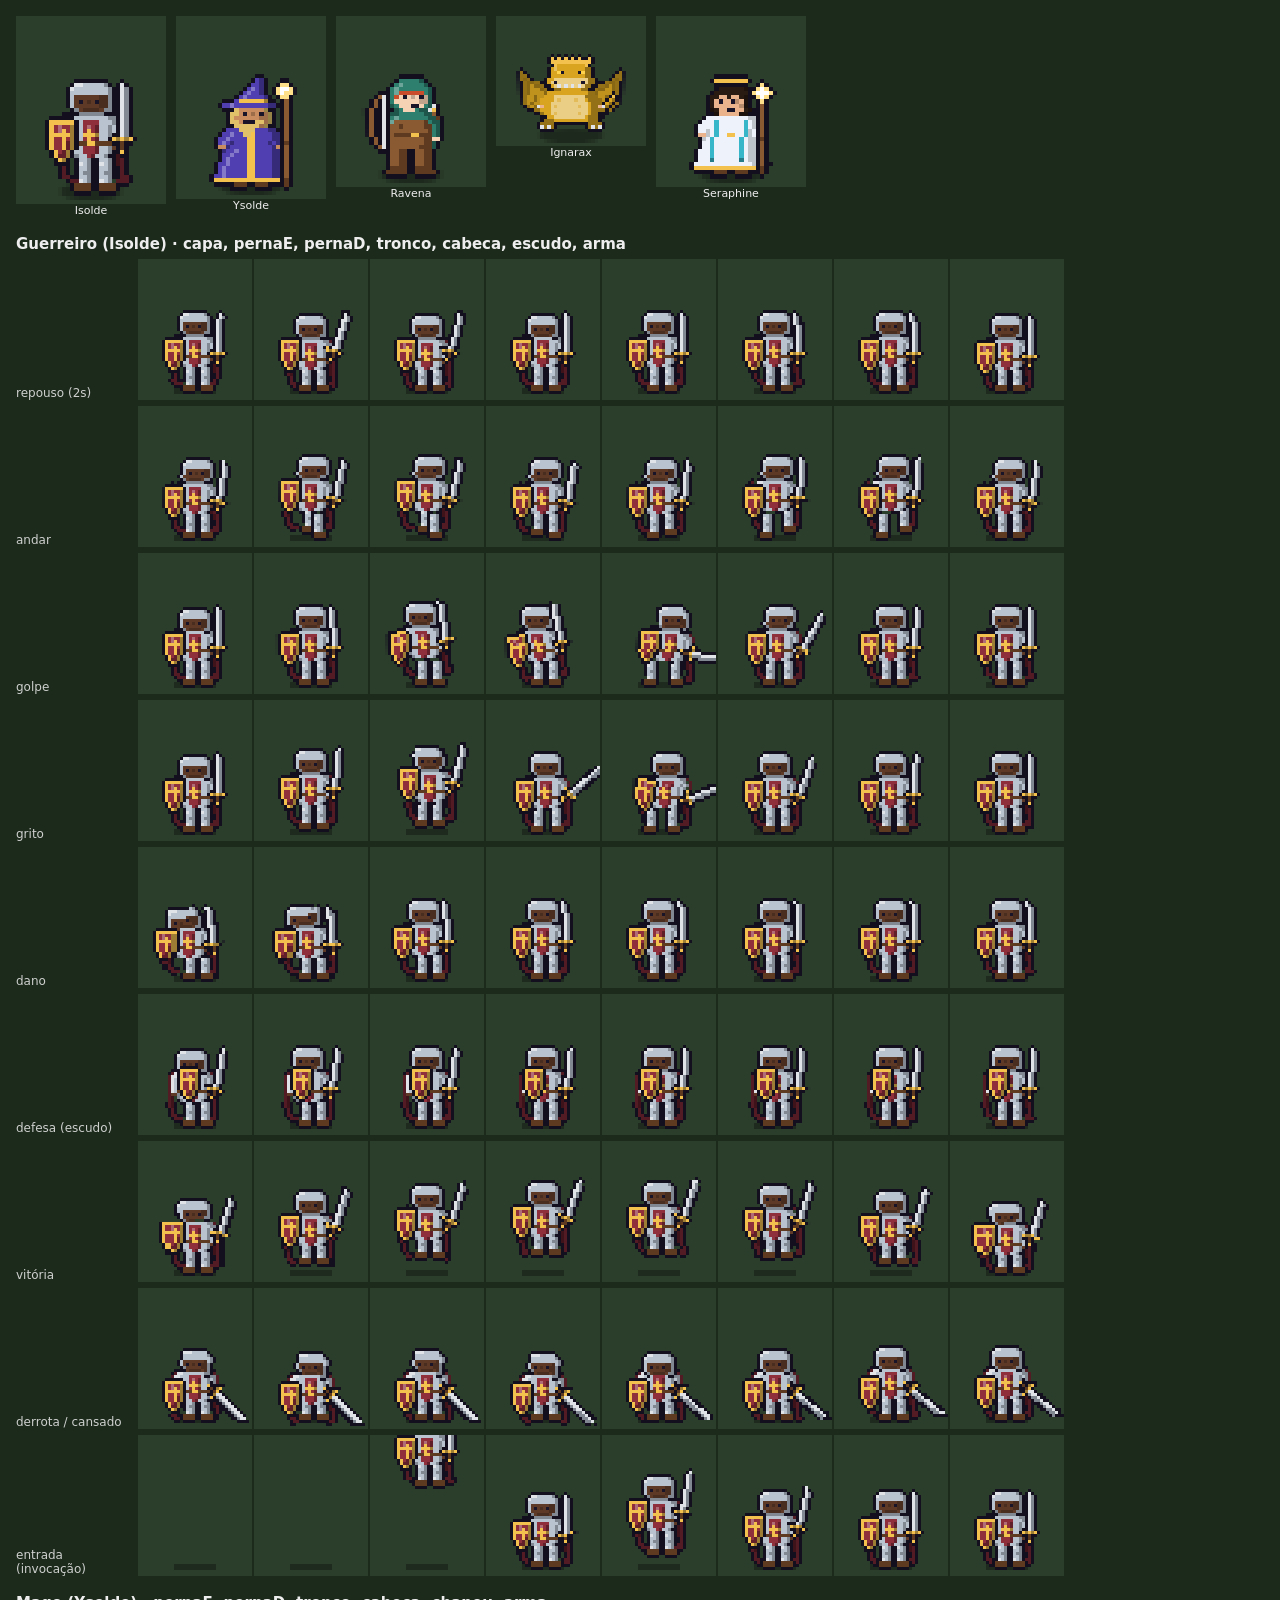
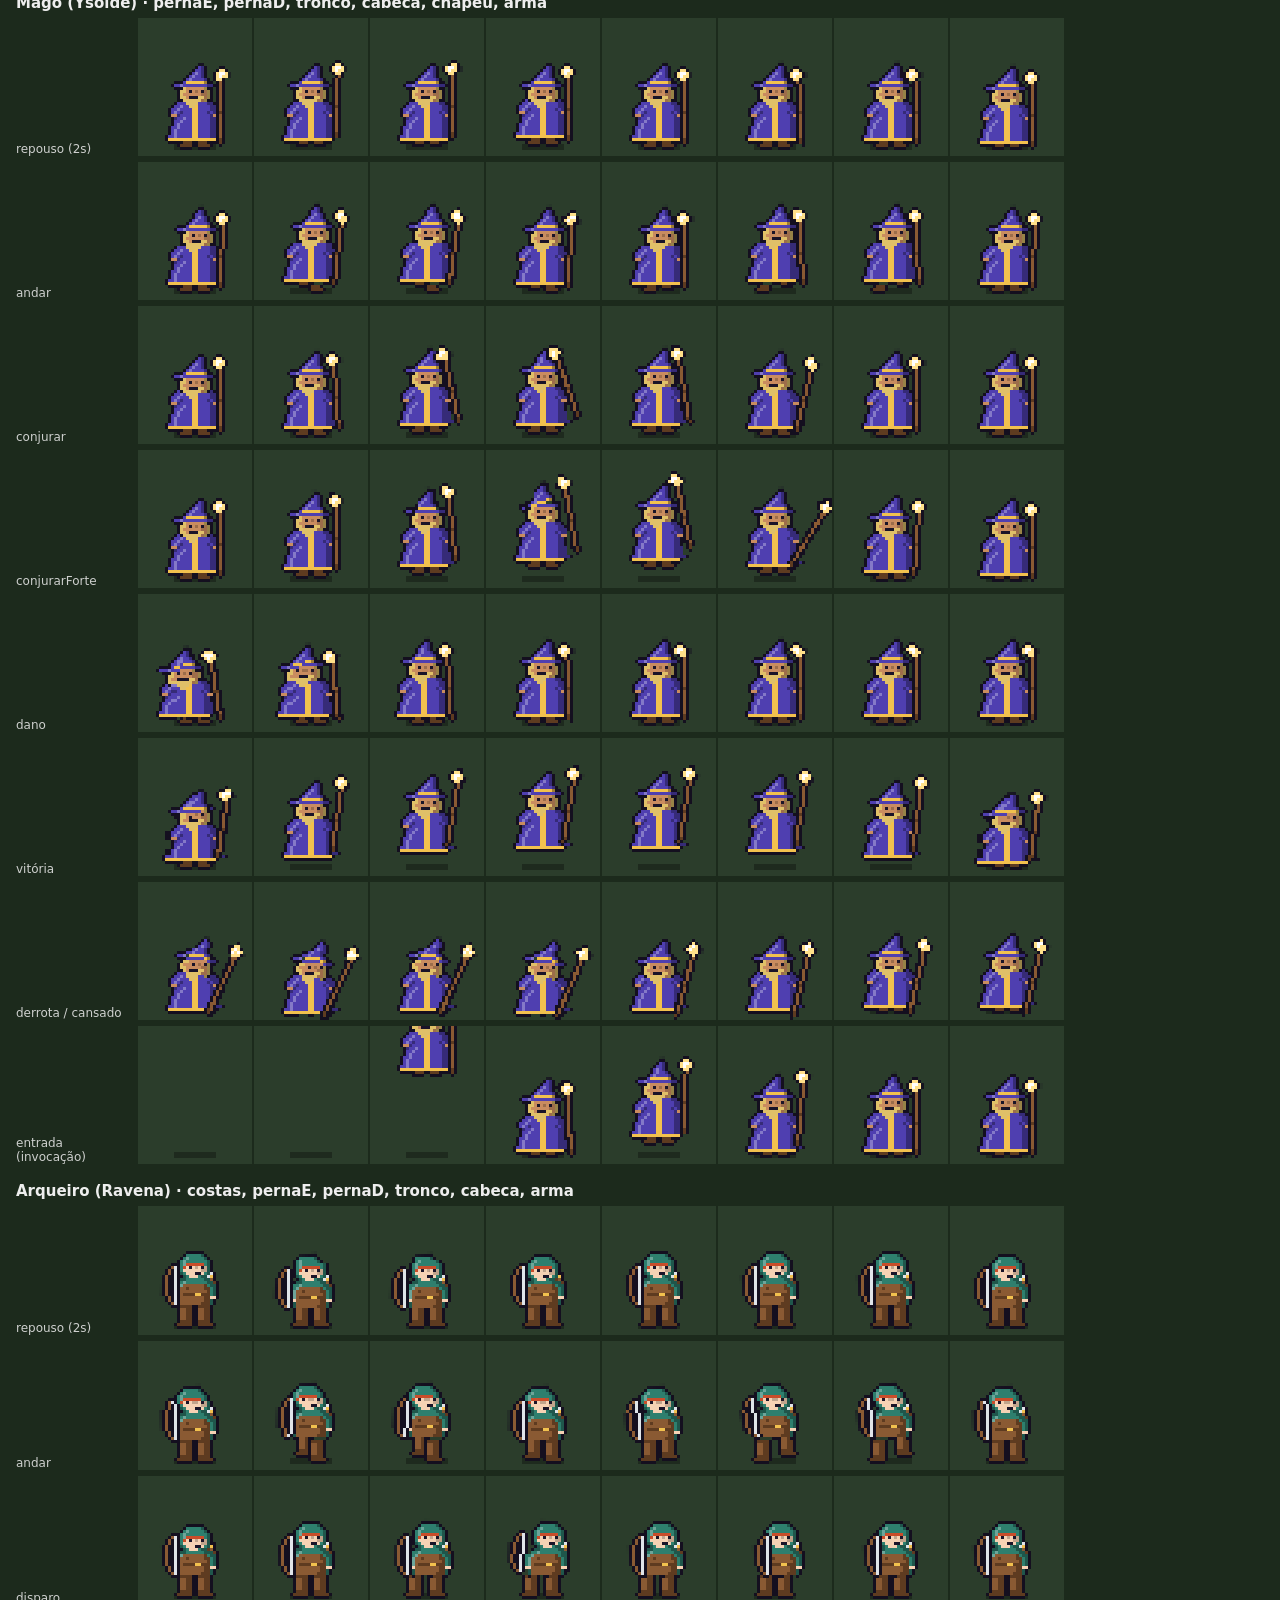
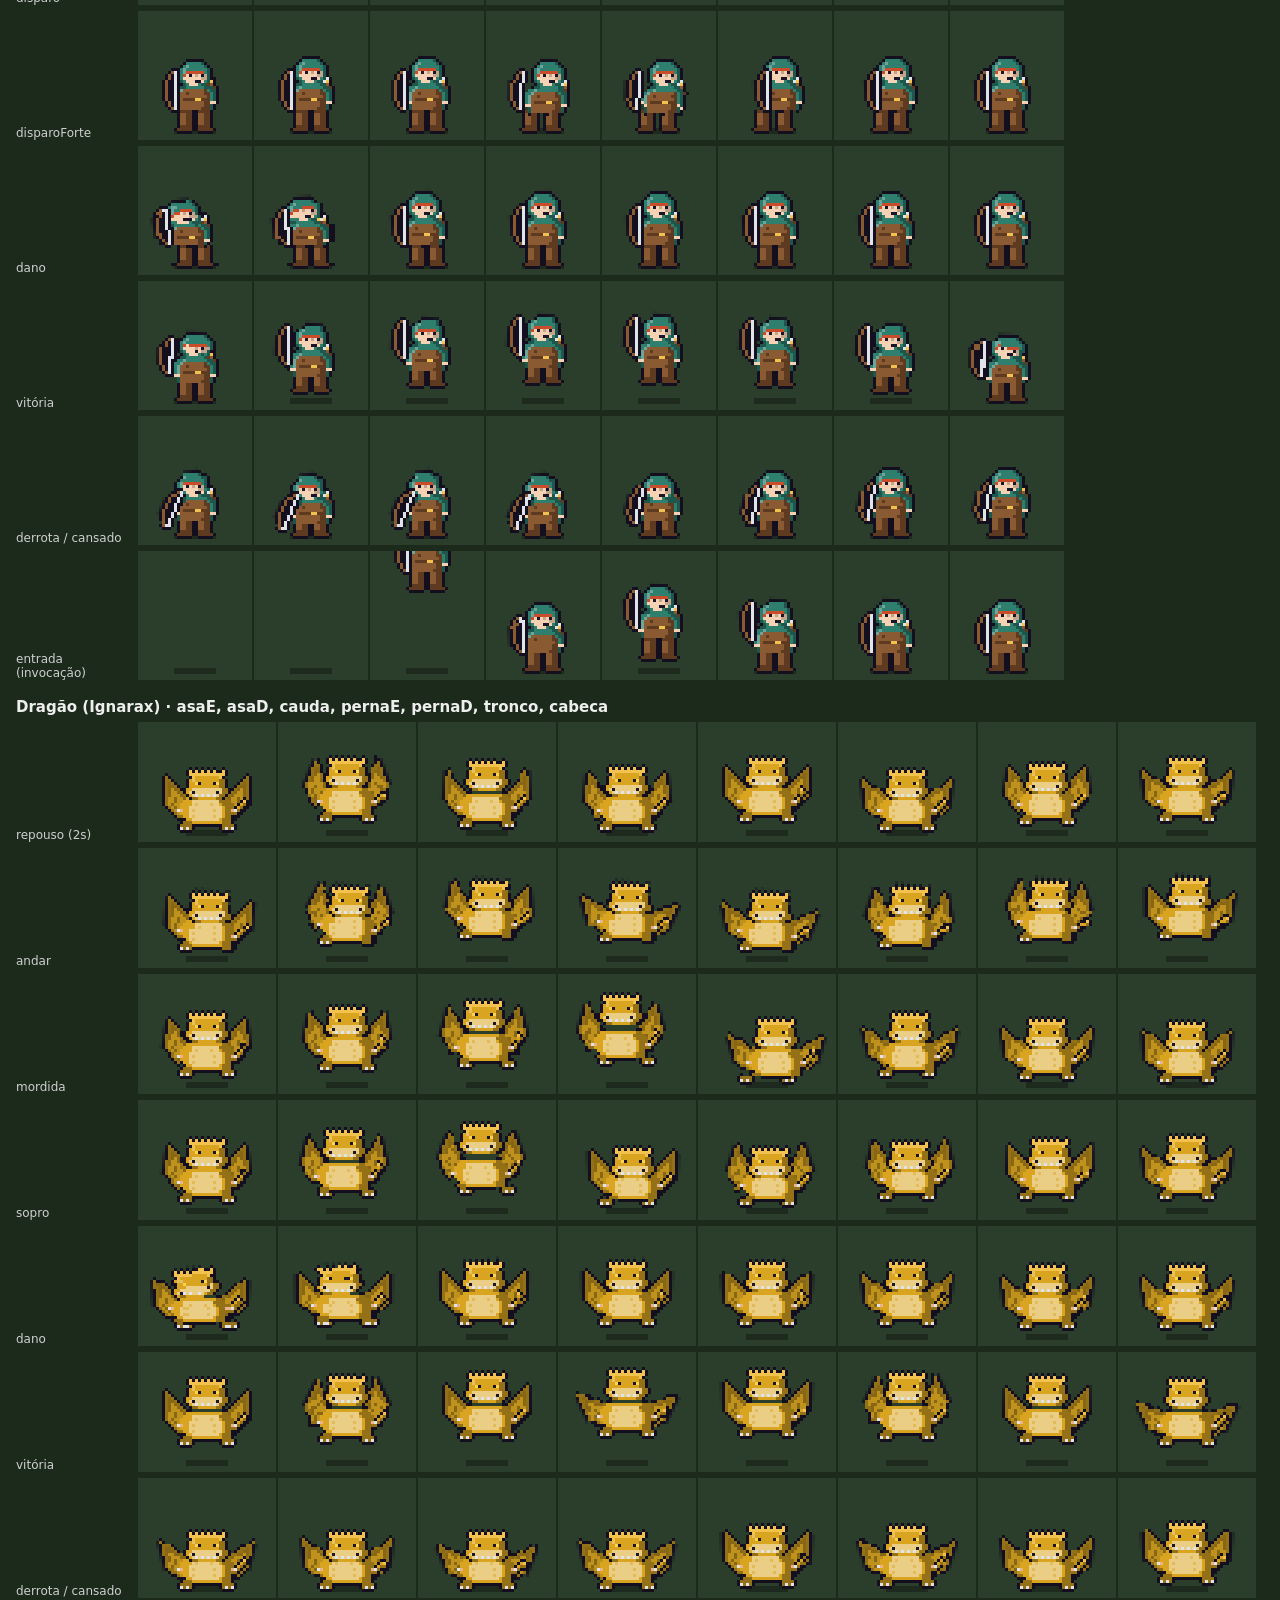
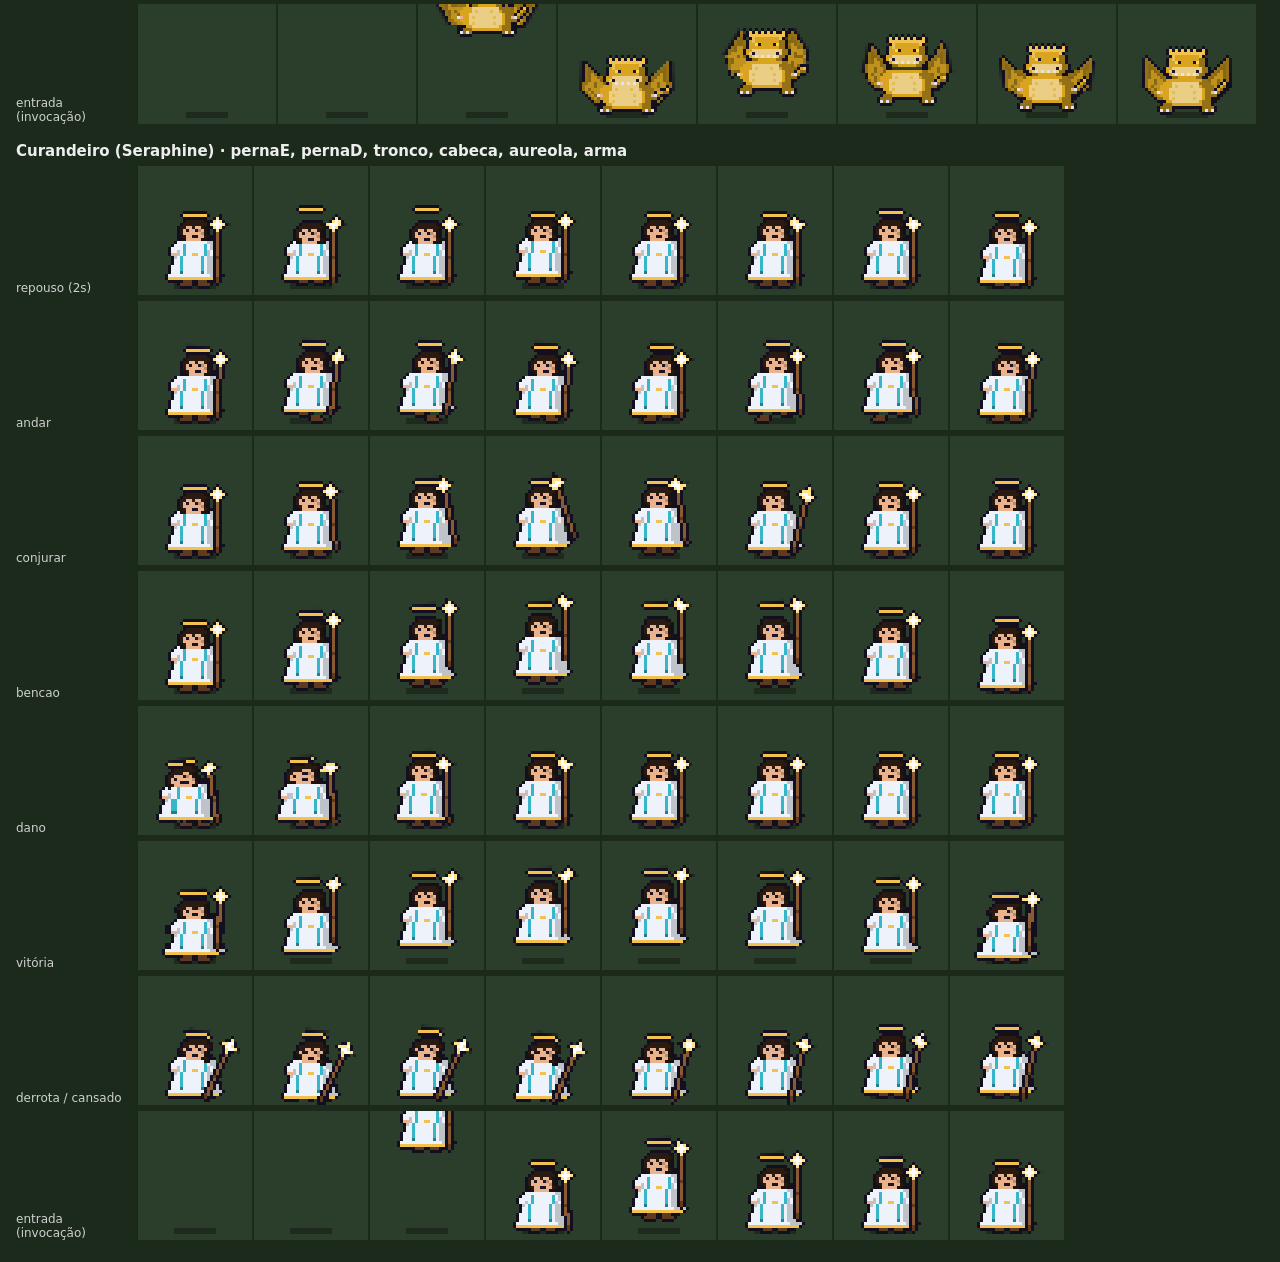
<file: tools/animacoes.html>
<!doctype html>
<html lang="pt-BR">
<head>
  <meta charset="utf-8">
  <meta name="viewport" content="width=device-width, initial-scale=1">
  <title>Animações · revisão</title>
  <style>
    body { margin: 0; padding: 16px; background: #1c2a1c; color: #eee; font: 13px system-ui, sans-serif; }
    h2 { margin: 18px 0 6px; font-size: 15px; }
    .tira { display: flex; align-items: flex-end; gap: 2px; margin-bottom: 6px; }
    .tira span { width: 120px; flex: none; font-size: 12px; opacity: .85; }
    canvas { image-rendering: pixelated; background: #2b3d2b; display: block; }
    .vivos { display: flex; flex-wrap: wrap; gap: 10px; }
    .vivos figure { margin: 0; text-align: center; font-size: 11px; }
  </style>
</head>
<body>
  <!-- Ferramenta de desenvolvimento: revisa as animações quadro a quadro (não faz parte do jogo) -->
  <div id="vivos" class="vivos"></div>
  <div id="g"></div>
  <script src="../js/dados.js"></script>
  <script src="../js/bonecos.js"></script>
  <script src="../js/sprites.js"></script>
  <script src="../js/animacao.js"></script>
  <script>
    const ESC = Number(new URLSearchParams(location.search).get('x') || 3), PAD = { x: 8, topo: 14, base: 3 };
    const NOMES = { guerreiro: 'Isolde', mago: 'Ysolde', arqueiro: 'Ravena', dragao: 'Ignarax', curandeiro: 'Seraphine' };
    const ACAO = { guerreiro: ['golpe', 'grito'], mago: ['conjurar', 'conjurarForte'], arqueiro: ['disparo', 'disparoForte'], dragao: ['mordida', 'sopro'], curandeiro: ['conjurar', 'bencao'] };
    function quadro(R, e, flip = 1) {
      const W = R.w + PAD.x * 2, H = R.h + PAD.topo + PAD.base;
      const b = document.createElement('canvas'); b.width = W; b.height = H;
      const x = b.getContext('2d');
      const P = Anim.pose(e);
      x.fillStyle = 'rgba(0,0,0,.3)'; x.fillRect(W / 2 - 7, H - PAD.base - 1, 14, 2);
      Sprites.desenharRig(x, R, P, { x: W / 2, y: H - PAD.base, flip });
      const c = document.createElement('canvas'); c.width = W * ESC; c.height = H * ESC;
      const cx = c.getContext('2d'); cx.imageSmoothingEnabled = false; cx.drawImage(b, 0, 0, c.width, c.height);
      return c;
    }
    function tira(rotulo, R, fn, n = 8) {
      const d = document.createElement('div'); d.className = 'tira';
      d.innerHTML = `<span>${rotulo}</span>`;
      for (let i = 0; i < n; i++) d.append(quadro(R, fn(i / (n - 1))));
      return d;
    }
    const g = document.getElementById('g');
    const so = new URLSearchParams(location.search).get('classe');
    for (const classe of ORDEM_CLASSES.filter(c => !so || c === so)) {
      const h = HEROIS.find(x => x.nome === NOMES[classe]);
      const R = Sprites.rig(aparenciaHeroi(h));
      const base = { classe, sem: 0, t: 0 };
      const h2 = document.createElement('h2'); h2.textContent = `${CLASSES[classe].nome} (${h.nome}) · ${R.ordem.join(', ')}`; g.append(h2);
      g.append(tira('repouso (2s)', R, k => ({ ...base, t: k * 2000 })));
      g.append(tira('andar', R, k => ({ ...base, t: k * 460, andando: true })));
      for (const a of ACAO[classe]) g.append(tira(a, R, k => ({ ...base, t: 1000 + k * Anim.DUR[a], acao: { nome: a, t0: 1000, dur: Anim.DUR[a] } })));
      g.append(tira('dano', R, k => ({ ...base, t: 1000 + k * 320, reacao: { nome: 'dano', t0: 1000, dur: 320, lado: -1 } })));
      if (classe === 'guerreiro') g.append(tira('defesa (escudo)', R, k => ({ ...base, escudo: true, t: 1000 + k * 320, reacao: { nome: 'defesa', t0: 1000, dur: 320, lado: -1 } })));
      g.append(tira('vitória', R, k => ({ ...base, t: k * 760, vitoria: true })));
      g.append(tira('derrota / cansado', R, k => k < 0.5 ? ({ ...base, t: k * 1800, derrota: true }) : ({ ...base, t: k * 1800, cansado: true })));
      g.append(tira('entrada (invocação)', R, k => ({ ...base, t: 1000 + k * 1300, acao: { nome: 'entrada', t0: 1000, dur: 1300 } })));
    }
    // vivos: cada classe repetindo as ações em sequência
    const vivos = document.getElementById('vivos');
    for (const classe of ORDEM_CLASSES) {
      const h = HEROIS.find(x => x.nome === NOMES[classe]);
      const f = document.createElement('figure');
      f.innerHTML = `<canvas class="vivo" data-heroi="${h.id}" style="width:150px"></canvas><figcaption>${h.nome}</figcaption>`;
      vivos.append(f);
    }
    Palco.hidratar(vivos);
    let i = 0;
    setInterval(() => {
      document.querySelectorAll('#vivos canvas').forEach((el, n) => {
        const classe = ORDEM_CLASSES[n];
        const seq = [...ACAO[classe], 'apresentacao', 'vitoria'];
        Palco.agir(el, seq[i % seq.length]);
      });
      i++;
    }, 1800);
  </script>
</body>
</html>
</file>
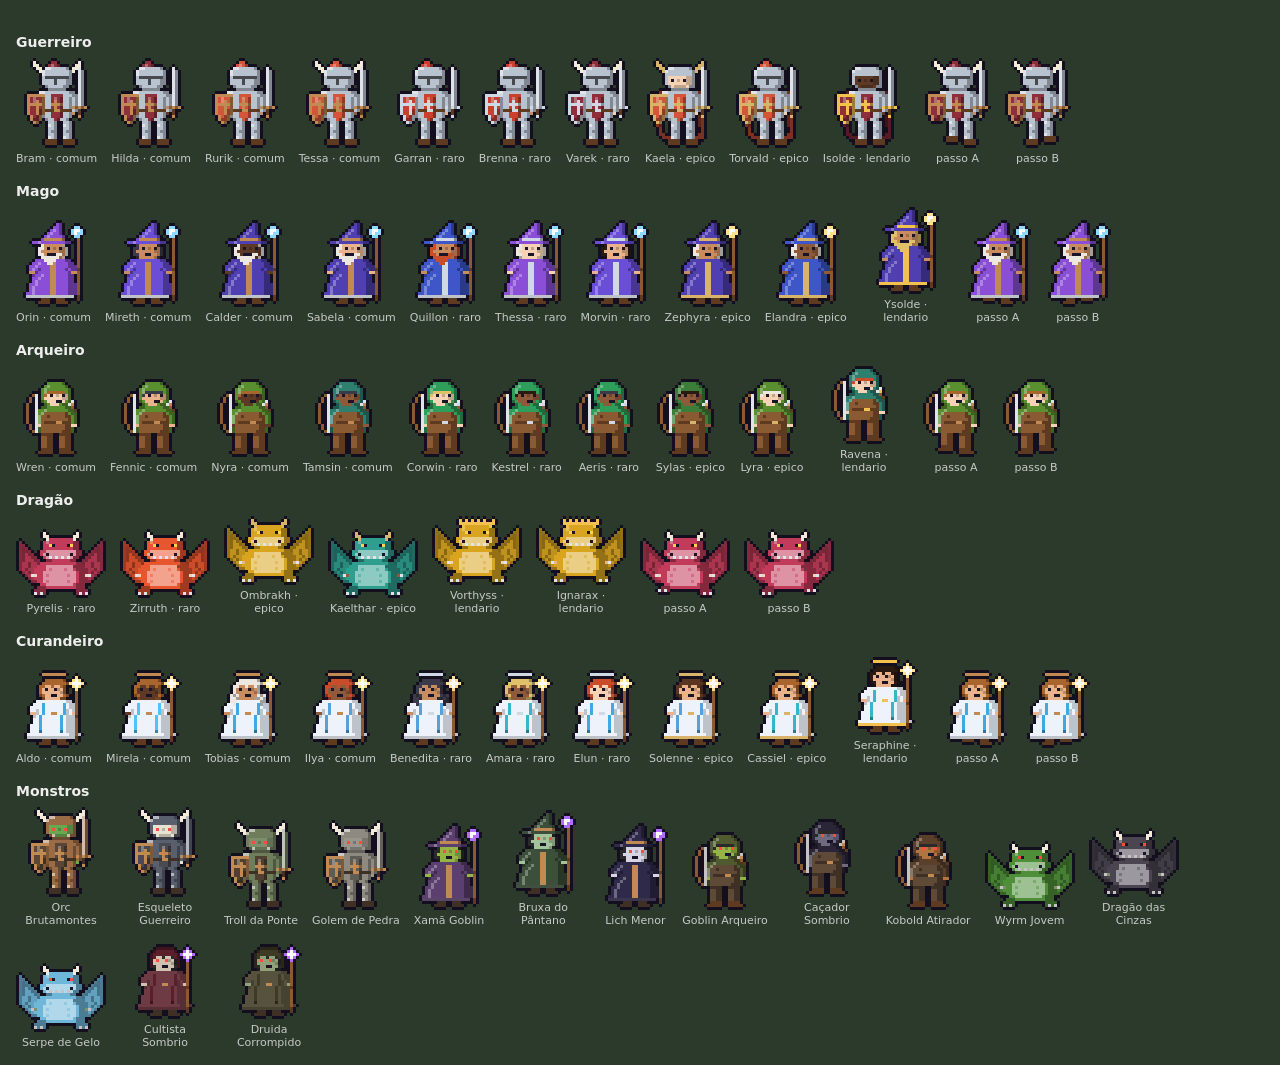
<file: tools/galeria.html>
<!doctype html>
<html lang="pt-BR">
<head>
  <meta charset="utf-8">
  <meta name="viewport" content="width=device-width, initial-scale=1">
  <title>Galeria de sprites</title>
  <style>
    body { margin: 0; padding: 16px; background: #2b3a2b; color: #eee; font: 13px system-ui, sans-serif; }
    h2 { margin: 18px 0 8px; font-size: 14px; }
    .linha { display: flex; flex-wrap: wrap; gap: 14px; align-items: flex-end; }
    figure { margin: 0; text-align: center; }
    canvas { image-rendering: pixelated; display: block; margin: 0 auto 4px; }
    figcaption { font-size: 11px; opacity: .8; max-width: 90px; }
  </style>
</head>
<body>
  <!-- Ferramenta de desenvolvimento: mostra todos os sprites ampliados (não faz parte do jogo) -->
  <div id="g"></div>
  <script src="../js/dados.js"></script>
  <script src="../js/bonecos.js"></script>
  <script src="../js/sprites.js"></script>
  <script src="../js/motor.js"></script>
  <script>
    const ESCALA = Number(new URLSearchParams(location.search).get('x') || 3);
    const g = document.getElementById('g');
    function figura(ap, legenda, quadro = 'parado') {
      const c = Sprites.quadros(ap)[quadro];
      const z = document.createElement('canvas');
      z.width = c.width * ESCALA; z.height = c.height * ESCALA;
      const x = z.getContext('2d'); x.imageSmoothingEnabled = false; x.drawImage(c, 0, 0, z.width, z.height);
      const f = document.createElement('figure'); f.append(z);
      const cap = document.createElement('figcaption'); cap.textContent = legenda; f.append(cap);
      return f;
    }
    for (const classe of ORDEM_CLASSES) {
      const h2 = document.createElement('h2'); h2.textContent = CLASSES[classe].nome; g.append(h2);
      const linha = document.createElement('div'); linha.className = 'linha'; g.append(linha);
      HEROIS.filter(h => h.classe === classe).forEach(h => linha.append(figura(aparenciaHeroi(h), h.nome + ' · ' + h.rar)));
      const h0 = HEROIS.find(h => h.classe === classe);
      linha.append(figura(aparenciaHeroi(h0), 'passo A', 'a'), figura(aparenciaHeroi(h0), 'passo B', 'b'));
    }
    const h2 = document.createElement('h2'); h2.textContent = 'Monstros'; g.append(h2);
    const linha = document.createElement('div'); linha.className = 'linha'; g.append(linha);
    for (const classe of ORDEM_CLASSES) MONSTROS[classe].forEach(n => linha.append(figura(aparenciaMonstro(n, classe), n)));
  </script>
</body>
</html>
</file>
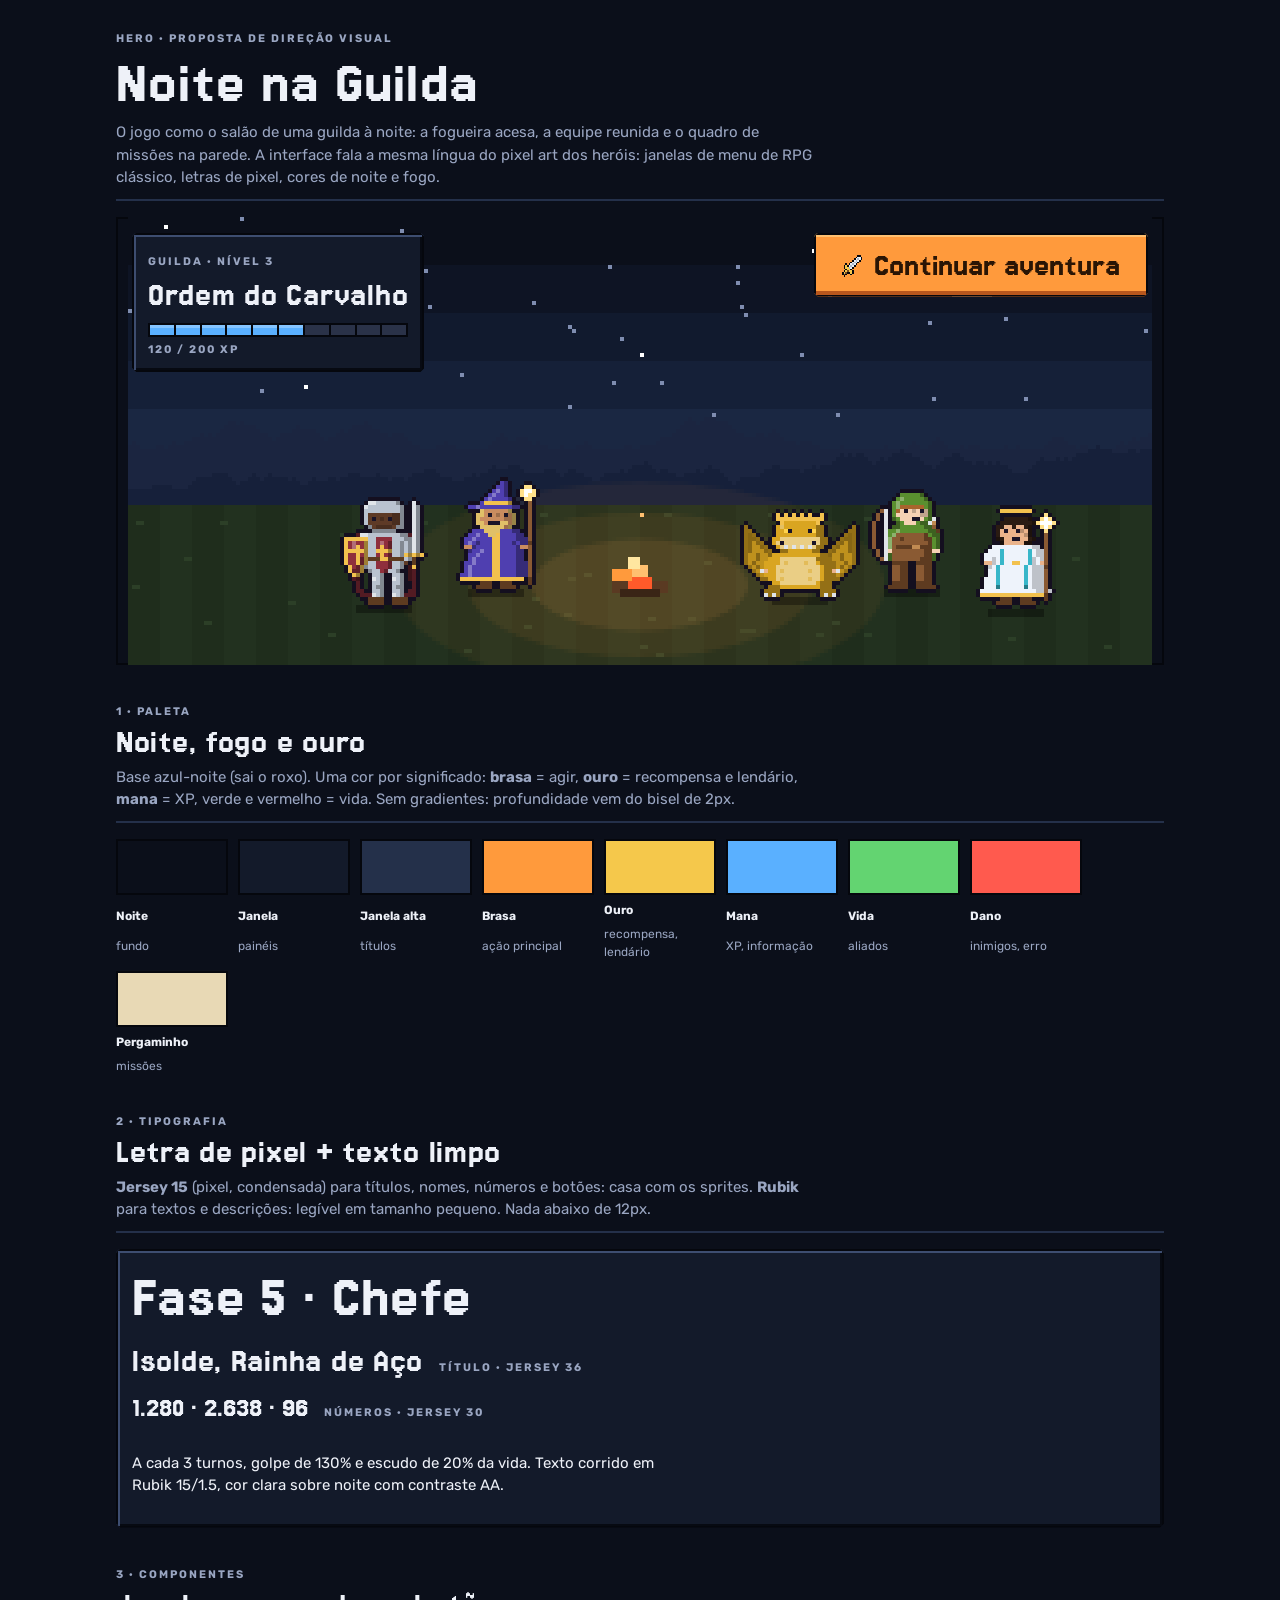
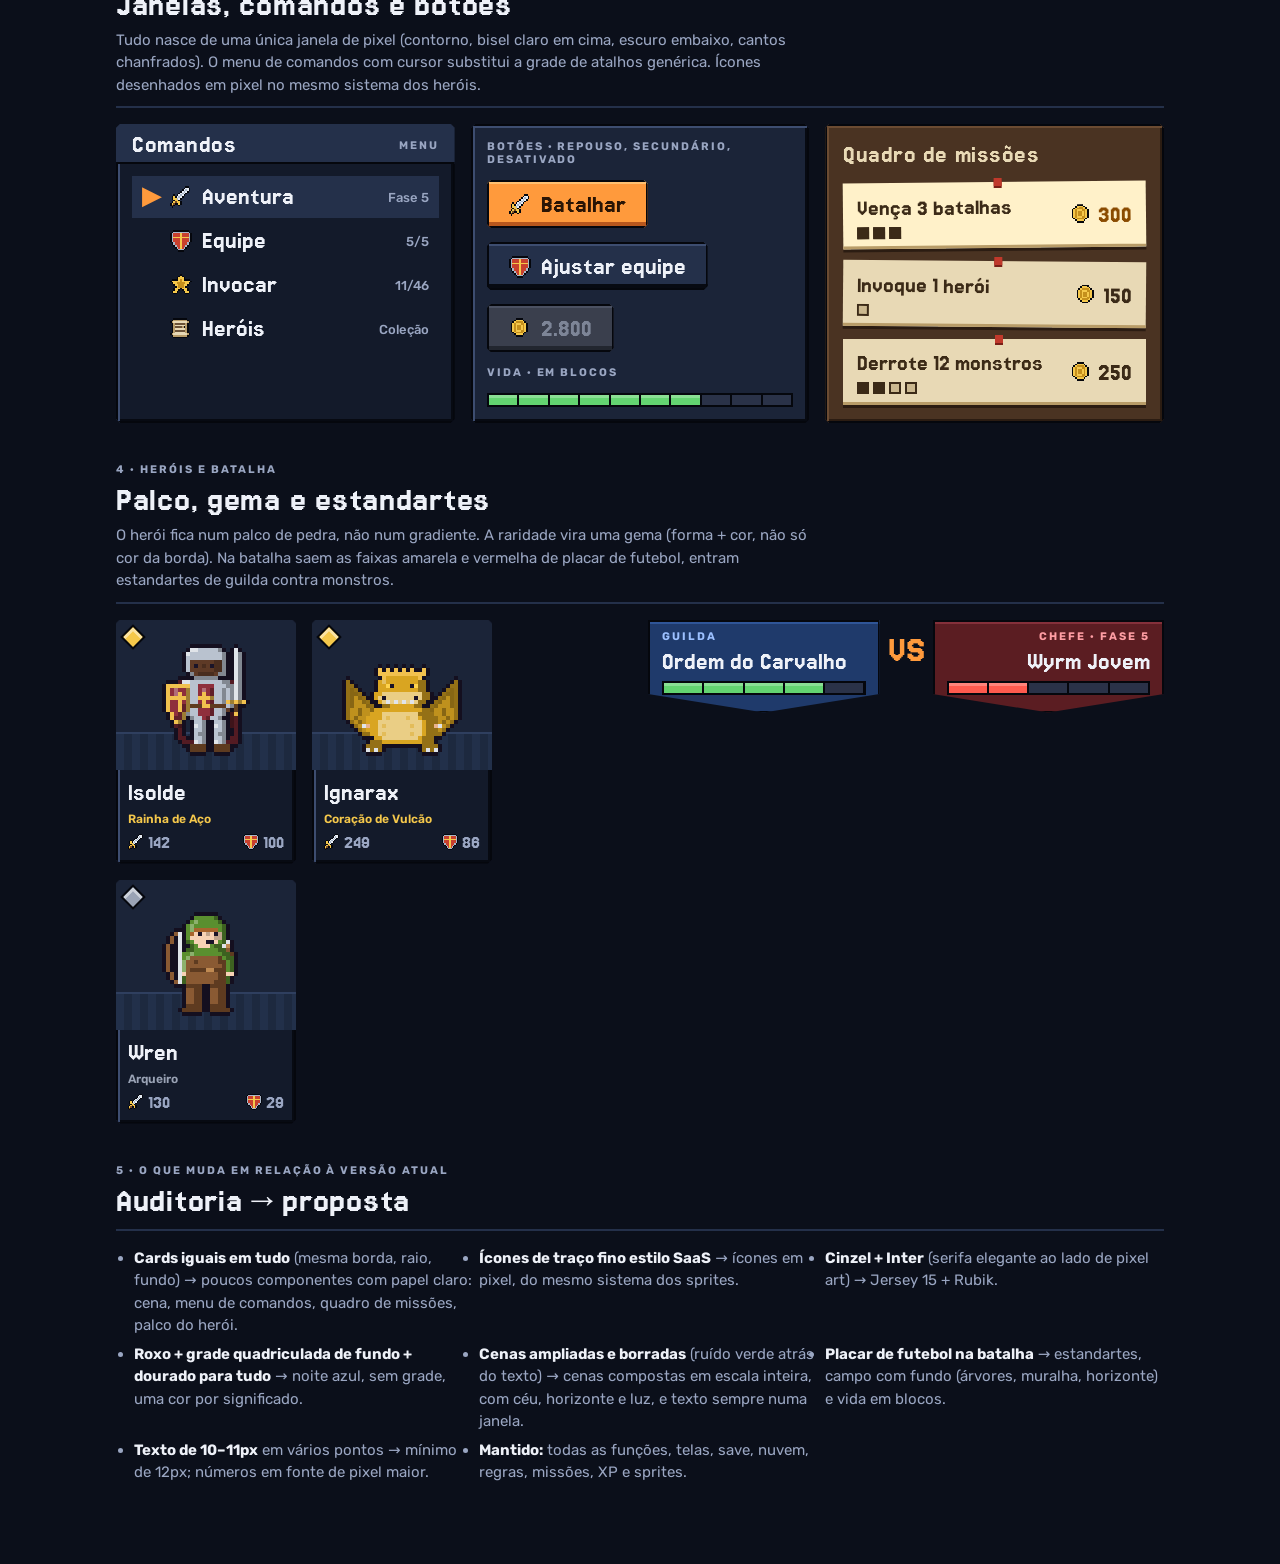
<file: tools/proposta.html>
<!doctype html>
<html lang="pt-BR">
<head>
  <meta charset="utf-8">
  <meta name="viewport" content="width=device-width, initial-scale=1">
  <title>Hero · Proposta visual "Noite na Guilda"</title>
  <link rel="preconnect" href="https://fonts.googleapis.com">
  <link rel="preconnect" href="https://fonts.gstatic.com" crossorigin>
  <link rel="stylesheet" href="https://fonts.googleapis.com/css2?family=Jersey+15&family=Rubik:wght@400;500;600;700;800&display=swap">
  <style>
    /* ===== Proposta de direção visual (prancha de estilo, não é o jogo) ===== */
    :root {
      --noite-0: #0b0f1a; --noite-1: #131a2a; --noite-2: #1b2438; --noite-3: #24304a;
      --bisel-luz: #3d4d70; --bisel-sombra: #070a12; --contorno: #05070d;
      --texto: #eef1f8; --suave: #9aa6c2; --apagado: #66718e;
      --brasa: #ff9a3c; --brasa-luz: #ffc070; --brasa-esc: #b8571d;
      --ouro: #f5c84b; --mana: #5ab0ff; --vida: #63d471; --dano: #ff5a4e;
      --pergaminho: #e8d9b5; --pergaminho-esc: #b89c68; --tinta: #3b2a17;
      --rar-comum: #9aa3b5; --rar-raro: #4fa3ff; --rar-epico: #b779ff; --rar-lendario: #f5c84b;
      --pixel: 'Jersey 15', monospace; --corpo: 'Rubik', system-ui, sans-serif;
    }
    * { box-sizing: border-box; }
    body { margin: 0; background: var(--noite-0); color: var(--texto); font: 400 15px/1.5 var(--corpo); }
    main { max-width: 1080px; margin: 0 auto; padding: 32px 16px 80px; display: grid; gap: 40px; }
    h1, h2, h3 { font-family: var(--pixel); font-weight: 400; margin: 0; line-height: 1; letter-spacing: .02em; }
    h1 { font-size: 64px; } h2 { font-size: 36px; } h3 { font-size: 26px; }
    .rotulo { font: 700 11px var(--corpo); letter-spacing: .18em; text-transform: uppercase; color: var(--suave); }
    .sec { display: grid; gap: 16px; }
    .sec > header { display: grid; gap: 6px; border-bottom: 2px solid var(--noite-3); padding-bottom: 10px; }
    .sec > header p { color: var(--suave); margin: 0; max-width: 70ch; }
    .grade { display: grid; gap: 16px; grid-template-columns: repeat(auto-fit, minmax(240px, 1fr)); }

    /* Janela de pixel (moldura com bisel, cantos chanfrados de 2px) */
    .janela {
      position: relative; background: var(--noite-1); padding: 16px;
      clip-path: polygon(4px 0, calc(100% - 4px) 0, 100% 4px, 100% calc(100% - 4px), calc(100% - 4px) 100%, 4px 100%, 0 calc(100% - 4px), 0 4px);
      box-shadow: inset 0 0 0 2px var(--contorno), inset 4px 4px 0 var(--bisel-luz), inset -4px -4px 0 var(--bisel-sombra);
    }
    .janela--elevada { background: var(--noite-2); }
    .janela__titulo { margin: -16px -16px 12px; padding: 8px 16px 6px; background: var(--noite-3); box-shadow: inset 0 -2px 0 var(--contorno); display: flex; justify-content: space-between; align-items: center; }

    /* Botões de pixel */
    .bp {
      --c: var(--brasa); --cl: var(--brasa-luz); --ce: var(--brasa-esc); --t: #2a1505;
      font: 400 26px/1 var(--pixel); color: var(--t); background: var(--c); border: 0; cursor: pointer;
      padding: 12px 22px 10px; display: inline-flex; align-items: center; gap: 10px;
      clip-path: polygon(4px 0, calc(100% - 4px) 0, 100% 4px, 100% calc(100% - 4px), calc(100% - 4px) 100%, 4px 100%, 0 calc(100% - 4px), 0 4px);
      box-shadow: inset 0 0 0 2px var(--contorno), inset 0 4px 0 var(--cl), inset 0 -6px 0 var(--ce);
      transition: transform .08s;
    }
    .bp:hover { filter: brightness(1.08); }
    .bp:active { transform: translateY(2px); box-shadow: inset 0 0 0 2px var(--contorno), inset 0 -2px 0 var(--ce); }
    .bp:focus-visible { outline: 3px solid var(--texto); outline-offset: 3px; }
    .bp--sec { --c: var(--noite-3); --cl: var(--bisel-luz); --ce: var(--bisel-sombra); --t: var(--texto); }
    .bp--off { --c: #3a3f4d; --cl: #4b5162; --ce: #22262f; --t: #7d8597; cursor: not-allowed; }
    .bp--grande { font-size: 34px; padding: 16px 28px 14px; }

    /* Menu de comandos com cursor */
    .menu { list-style: none; margin: 0; padding: 0; display: grid; gap: 2px; }
    .menu button { width: 100%; display: grid; grid-template-columns: 18px 22px 1fr auto; gap: 10px; align-items: center; background: none; border: 0; color: var(--texto); padding: 8px 10px; font: 400 26px/1 var(--pixel); cursor: pointer; text-align: left; }
    .menu button small { font: 500 13px var(--corpo); color: var(--suave); }
    .menu button .cursor { visibility: hidden; color: var(--brasa); }
    .menu button:hover, .menu button.is-sel { background: var(--noite-3); }
    .menu button:hover .cursor, .menu button.is-sel .cursor { visibility: visible; animation: piscar 1s steps(2) infinite; }
    @keyframes piscar { 50% { transform: translateX(3px); } }
    .ip { image-rendering: pixelated; width: 22px; height: 22px; }

    /* Quadro de missões (bilhetes de pergaminho) */
    .quadro { background: #4a3322; padding: 18px; display: grid; gap: 12px; clip-path: polygon(4px 0, calc(100% - 4px) 0, 100% 4px, 100% calc(100% - 4px), calc(100% - 4px) 100%, 4px 100%, 0 calc(100% - 4px), 0 4px); box-shadow: inset 0 0 0 2px var(--contorno), inset 4px 4px 0 #6b4b32, inset -4px -4px 0 #2b1c12; }
    .bilhete { position: relative; background: var(--pergaminho); color: var(--tinta); padding: 12px 14px 10px; display: grid; grid-template-columns: 1fr auto; gap: 6px 12px; align-items: center; box-shadow: 0 3px 0 #2b1c12, inset 0 -3px 0 var(--pergaminho-esc); }
    .bilhete:nth-child(2) { transform: rotate(-.6deg); } .bilhete:nth-child(3) { transform: rotate(.5deg); }
    .bilhete::before { content: ''; position: absolute; top: -4px; left: 50%; width: 8px; height: 8px; background: #c0392b; box-shadow: 0 2px 0 #7a1f16; }
    .bilhete b { font: 400 24px/1 var(--pixel); }
    .bilhete .marcas { display: flex; gap: 4px; }
    .bilhete .marcas i { width: 12px; height: 12px; background: #cbb88f; box-shadow: inset 0 0 0 2px var(--tinta); }
    .bilhete .marcas i.ok { background: var(--tinta); }
    .bilhete .premio { grid-row: 1 / 3; grid-column: 2; font: 400 26px var(--pixel); display: flex; align-items: center; gap: 6px; }
    .bilhete.is-pronta { background: #fff1c9; }
    .bilhete.is-pronta .premio { color: #8a4b00; }

    /* Barras em blocos */
    .barra-px { display: flex; gap: 2px; padding: 2px; background: var(--contorno); }
    .barra-px i { flex: 1; height: 10px; background: #2a3248; }
    .barra-px i.on { background: var(--c, var(--mana)); box-shadow: inset 0 3px 0 rgba(255,255,255,.25); }

    /* Card de herói (janela + gema de raridade) */
    .heroi { display: grid; grid-template-rows: auto auto; width: 180px; }
    .heroi__palco { height: 150px; display: grid; place-items: end center; position: relative; background: linear-gradient(var(--noite-2), var(--noite-2)) padding-box; }
    .heroi__palco canvas { image-rendering: pixelated; position: relative; z-index: 1; margin-bottom: 14px; }
    .heroi__palco::before { content: ''; position: absolute; left: 0; right: 0; bottom: 0; height: 38px; background: repeating-linear-gradient(90deg, #22304a 0 8px, #1d293f 8px 16px); box-shadow: inset 0 2px 0 #2f3f5f; }
    .gema { position: absolute; top: 10px; left: 10px; width: 14px; height: 14px; background: var(--rar); transform: rotate(45deg); box-shadow: 0 0 0 2px var(--contorno), inset 3px 3px 0 rgba(255,255,255,.5); z-index: 2; }
    .heroi__info { padding: 10px 12px 12px; display: grid; gap: 4px; }
    .heroi__info b { font: 400 26px/1 var(--pixel); }
    .heroi__info small { color: var(--rar); font-weight: 600; font-size: 12px; }
    .heroi__nums { display: flex; justify-content: space-between; font: 400 20px var(--pixel); color: var(--suave); }
    .heroi__nums span { display: inline-flex; align-items: center; gap: 4px; }
    .heroi .ip { width: 16px; height: 16px; }

    /* Estandartes da batalha */
    .estandartes { display: grid; grid-template-columns: 1fr auto 1fr; align-items: start; gap: 8px; }
    .estandarte { padding: 10px 14px 18px; display: grid; gap: 6px; clip-path: polygon(0 0, 100% 0, 100% 80%, 50% 100%, 0 80%); }
    .estandarte--ali { background: #1f3a6b; box-shadow: inset 0 0 0 2px var(--contorno), inset 0 4px 0 #2f5597; }
    .estandarte--ini { background: #5b1d22; box-shadow: inset 0 0 0 2px var(--contorno), inset 0 4px 0 #84303a; text-align: right; }
    .estandarte b { font: 400 26px/1 var(--pixel); }
    .vs { font: 400 40px/1 var(--pixel); color: var(--brasa); padding-top: 10px; }

    /* Cena */
    .cena { position: relative; overflow: hidden; background: var(--noite-0); box-shadow: inset 0 0 0 2px var(--contorno); }
    .cena canvas { display: block; image-rendering: pixelated; margin: 0 auto; }
    .cena__sobre { position: absolute; left: 16px; right: 16px; top: 16px; display: flex; justify-content: space-between; align-items: start; gap: 16px; flex-wrap: wrap; }

    @media (max-width: 700px) {
      .cena { display: grid; grid-template-columns: minmax(0, 1fr); }
      .cena canvas { justify-self: center; }
      .cena__sobre { position: static; padding: 12px; display: grid; }
      .cena__sobre .bp { justify-content: center; }
    }
    .amostras { display: flex; flex-wrap: wrap; gap: 10px; }
    .amostra { width: 112px; display: grid; gap: 6px; font-size: 12px; }
    .amostra i { height: 56px; display: block; box-shadow: inset 0 0 0 2px var(--contorno); }
    .amostra b { font-weight: 700; }
    .amostra span { color: var(--suave); }
    .tipo { display: grid; gap: 14px; }
    .tipo .linha { display: flex; gap: 16px; align-items: baseline; flex-wrap: wrap; }
    .antes-depois { display: grid; gap: 12px; grid-template-columns: repeat(auto-fit, minmax(300px, 1fr)); }
    .antes-depois li { margin: 0; }
    ul.lista { margin: 0; padding-left: 18px; display: grid; gap: 6px; color: var(--suave); }
    ul.lista b { color: var(--texto); }
  </style>
</head>
<body>
<main>
  <section class="sec">
    <header>
      <span class="rotulo">Hero · Proposta de direção visual</span>
      <h1>Noite na Guilda</h1>
      <p>O jogo como o salão de uma guilda à noite: a fogueira acesa, a equipe reunida e o quadro de missões na parede. A interface fala a mesma língua do pixel art dos heróis: janelas de menu de RPG clássico, letras de pixel, cores de noite e fogo.</p>
    </header>
    <div class="cena" id="cena-wrap">
      <canvas id="cena"></canvas>
      <div class="cena__sobre">
        <div class="janela" style="min-width:240px">
          <span class="rotulo">Guilda · Nível 3</span>
          <h2 style="margin:6px 0 10px">Ordem do Carvalho</h2>
          <div class="barra-px" style="--c:var(--mana)"><i class="on"></i><i class="on"></i><i class="on"></i><i class="on"></i><i class="on"></i><i class="on"></i><i></i><i></i><i></i><i></i></div>
          <span class="rotulo" style="display:block;margin-top:6px">120 / 200 XP</span>
        </div>
        <button class="bp bp--grande"><canvas class="ip" data-ic="espada"></canvas>Continuar aventura</button>
      </div>
    </div>
  </section>

  <section class="sec">
    <header><span class="rotulo">1 · Paleta</span><h2>Noite, fogo e ouro</h2>
      <p>Base azul-noite (sai o roxo). Uma cor por significado: <b>brasa</b> = agir, <b>ouro</b> = recompensa e lendário, <b>mana</b> = XP, verde e vermelho = vida. Sem gradientes: profundidade vem do bisel de 2px.</p></header>
    <div class="amostras" id="amostras"></div>
  </section>

  <section class="sec">
    <header><span class="rotulo">2 · Tipografia</span><h2>Letra de pixel + texto limpo</h2>
      <p><b>Jersey 15</b> (pixel, condensada) para títulos, nomes, números e botões: casa com os sprites. <b>Rubik</b> para textos e descrições: legível em tamanho pequeno. Nada abaixo de 12px.</p></header>
    <div class="janela tipo">
      <div class="linha"><h1>Fase 5 · Chefe</h1></div>
      <div class="linha"><h2>Isolde, Rainha de Aço</h2><span class="rotulo">Título · Jersey 36</span></div>
      <div class="linha"><span style="font:400 30px var(--pixel)">1.280 · 2.638 · 96</span><span class="rotulo">Números · Jersey 30</span></div>
      <p style="max-width:56ch">A cada 3 turnos, golpe de 130% e escudo de 20% da vida. Texto corrido em Rubik 15/1.5, cor clara sobre noite com contraste AA.</p>
    </div>
  </section>

  <section class="sec">
    <header><span class="rotulo">3 · Componentes</span><h2>Janelas, comandos e botões</h2>
      <p>Tudo nasce de uma única janela de pixel (contorno, bisel claro em cima, escuro embaixo, cantos chanfrados). O menu de comandos com cursor substitui a grade de atalhos genérica. Ícones desenhados em pixel no mesmo sistema dos heróis.</p></header>
    <div class="grade">
      <div class="janela">
        <div class="janela__titulo"><h3>Comandos</h3><span class="rotulo">Menu</span></div>
        <ul class="menu">
          <li><button class="is-sel"><span class="cursor">▶</span><canvas class="ip" data-ic="espada"></canvas>Aventura<small>Fase 5</small></button></li>
          <li><button><span class="cursor">▶</span><canvas class="ip" data-ic="escudo"></canvas>Equipe<small>5/5</small></button></li>
          <li><button><span class="cursor">▶</span><canvas class="ip" data-ic="estrela"></canvas>Invocar<small>11/46</small></button></li>
          <li><button><span class="cursor">▶</span><canvas class="ip" data-ic="pergaminho"></canvas>Heróis<small>Coleção</small></button></li>
        </ul>
      </div>
      <div class="janela janela--elevada" style="display:grid;gap:14px;align-content:start">
        <span class="rotulo">Botões · repouso, secundário, desativado</span>
        <div><button class="bp"><canvas class="ip" data-ic="espada"></canvas>Batalhar</button></div>
        <div><button class="bp bp--sec"><canvas class="ip" data-ic="escudo"></canvas>Ajustar equipe</button></div>
        <div><button class="bp bp--off" disabled><canvas class="ip" data-ic="moeda"></canvas>2.800</button></div>
        <span class="rotulo">Vida · em blocos</span>
        <div class="barra-px" style="--c:var(--vida)"><i class="on"></i><i class="on"></i><i class="on"></i><i class="on"></i><i class="on"></i><i class="on"></i><i class="on"></i><i></i><i></i><i></i></div>
      </div>
      <div class="quadro">
        <h3 style="color:var(--pergaminho)">Quadro de missões</h3>
        <div class="bilhete is-pronta"><b>Vença 3 batalhas</b><div class="marcas"><i class="ok"></i><i class="ok"></i><i class="ok"></i></div><span class="premio"><canvas class="ip" data-ic="moeda"></canvas>300</span></div>
        <div class="bilhete"><b>Invoque 1 herói</b><div class="marcas"><i></i></div><span class="premio"><canvas class="ip" data-ic="moeda"></canvas>150</span></div>
        <div class="bilhete"><b>Derrote 12 monstros</b><div class="marcas"><i class="ok"></i><i class="ok"></i><i></i><i></i></div><span class="premio"><canvas class="ip" data-ic="moeda"></canvas>250</span></div>
      </div>
    </div>
  </section>

  <section class="sec">
    <header><span class="rotulo">4 · Heróis e batalha</span><h2>Palco, gema e estandartes</h2>
      <p>O herói fica num palco de pedra, não num gradiente. A raridade vira uma gema (forma + cor, não só cor da borda). Na batalha saem as faixas amarela e vermelha de placar de futebol, entram estandartes de guilda contra monstros.</p></header>
    <div class="grade" style="align-items:start">
      <div style="display:flex;gap:16px;flex-wrap:wrap" id="cards"></div>
      <div class="estandartes">
        <div class="estandarte estandarte--ali"><span class="rotulo" style="color:#9cc0ff">Guilda</span><b>Ordem do Carvalho</b><div class="barra-px" style="--c:var(--vida)"><i class="on"></i><i class="on"></i><i class="on"></i><i class="on"></i><i></i></div></div>
        <div class="vs">VS</div>
        <div class="estandarte estandarte--ini"><span class="rotulo" style="color:#ff9ea4">Chefe · Fase 5</span><b>Wyrm Jovem</b><div class="barra-px" style="--c:var(--dano)"><i class="on"></i><i class="on"></i><i></i><i></i><i></i></div></div>
      </div>
    </div>
  </section>

  <section class="sec">
    <header><span class="rotulo">5 · O que muda em relação à versão atual</span><h2>Auditoria → proposta</h2></header>
    <ul class="lista antes-depois">
      <li><b>Cards iguais em tudo</b> (mesma borda, raio, fundo) → poucos componentes com papel claro: cena, menu de comandos, quadro de missões, palco do herói.</li>
      <li><b>Ícones de traço fino estilo SaaS</b> → ícones em pixel, do mesmo sistema dos sprites.</li>
      <li><b>Cinzel + Inter</b> (serifa elegante ao lado de pixel art) → Jersey 15 + Rubik.</li>
      <li><b>Roxo + grade quadriculada de fundo + dourado para tudo</b> → noite azul, sem grade, uma cor por significado.</li>
      <li><b>Cenas ampliadas e borradas</b> (ruído verde atrás do texto) → cenas compostas em escala inteira, com céu, horizonte e luz, e texto sempre numa janela.</li>
      <li><b>Placar de futebol na batalha</b> → estandartes, campo com fundo (árvores, muralha, horizonte) e vida em blocos.</li>
      <li><b>Texto de 10–11px</b> em vários pontos → mínimo de 12px; números em fonte de pixel maior.</li>
      <li><b>Mantido:</b> todas as funções, telas, save, nuvem, regras, missões, XP e sprites.</li>
    </ul>
  </section>
</main>

<script src="../js/dados.js"></script>
<script src="../js/bonecos.js"></script>
<script src="../js/sprites.js"></script>
<script>
// ---------- ícones de pixel (grade 11×11) ----------
const ICONES_PX = {
  espada: ['........ww.', '.......wWw.', '......wWw..', '.....wWw...', '....wWw....', '.g.wWw.....', '.ggWw......', '..gg.......', '.gLgg......', 'gL..g......', 'L..........'],
  escudo: ['.mmmmmmmmm.', 'mrrrrgrrrrm', 'mrrrrgrrrrm', 'mgggggggggm', 'mrrrrgrrrrm', 'mrrrrgrrrrm', '.mrrrgrrrm.', '.mrrrgrrrm.', '..mrrgrrm..', '...mrgrm...', '....mmm....'],
  estrela: ['.....g.....', '....ggg....', '....gGg....', 'gggggGggggg', '.ggGGGGGgg.', '..ggGGGgg..', '...gGGGg...', '..ggg.ggg..', '..gg...gg..', '.gg.....gg.', '...........'],
  pergaminho: ['.pppppppp..', 'pPPPPPPPPp.', '.pttttttp..', '.pPPPPPPp..', '.pttttp.p..', '.pPPPPPPp..', '.pttttttp..', '.pPPPPPPp..', 'pPPPPPPPPp.', '.pppppppp..', '...........'],
  moeda: ['...gggg....', '..gGGGGg...', '.gGgggGGg..', '.gGgGGgGg..', '.gGgGGgGg..', '.gGgGGgGg..', '.gGgggGGg..', '..gGGGGg...', '...gggg....', '...........', '...........'],
};
const PAL_PX = { w: '#e8eef6', W: '#a9b6c8', g: '#f5c84b', G: '#c58f1c', L: '#7a4a24', m: '#a9b6c8', r: '#c8402e', p: '#b89c68', P: '#e8d9b5', t: '#6b5236' };
function iconePx(nome) {
  const g = ICONES_PX[nome], c = document.createElement('canvas'); c.width = 13; c.height = 13;
  const x = c.getContext('2d');
  const cheio = (X, Y) => g[Y] && g[Y][X] && g[Y][X] !== '.';
  x.fillStyle = '#05070d';
  for (let Y = -1; Y <= 11; Y++) for (let X = -1; X <= 11; X++) if (!cheio(X, Y) && (cheio(X - 1, Y) || cheio(X + 1, Y) || cheio(X, Y - 1) || cheio(X, Y + 1))) x.fillRect(X + 1, Y + 1, 1, 1);
  g.forEach((l, Y) => l.split('').forEach((ch, X) => { if (ch !== '.') { x.fillStyle = PAL_PX[ch]; x.fillRect(X + 1, Y + 1, 1, 1); } }));
  return c;
}
document.querySelectorAll('canvas[data-ic]').forEach(el => { const c = iconePx(el.dataset.ic); el.width = 13; el.height = 13; el.getContext('2d').drawImage(c, 0, 0); });

// ---------- paleta ----------
[['--noite-0', 'Noite', 'fundo'], ['--noite-1', 'Janela', 'painéis'], ['--noite-3', 'Janela alta', 'títulos'], ['--brasa', 'Brasa', 'ação principal'],
 ['--ouro', 'Ouro', 'recompensa, lendário'], ['--mana', 'Mana', 'XP, informação'], ['--vida', 'Vida', 'aliados'], ['--dano', 'Dano', 'inimigos, erro'],
 ['--pergaminho', 'Pergaminho', 'missões']].forEach(([v, n, u]) => {
  document.getElementById('amostras').insertAdjacentHTML('beforeend', `<div class="amostra"><i style="background:var(${v})"></i><b>${n}</b><span>${u}</span></div>`);
});

// ---------- cards de herói ----------
const exemplos = [HEROIS.find(h => h.nome === 'Isolde'), HEROIS.find(h => h.nome === 'Ignarax'), HEROIS.find(h => h.nome === 'Wren')];
exemplos.forEach(h => {
  const q = Sprites.quadros(aparenciaHeroi(h)).parado;
  const esc = 4;
  const div = document.createElement('div');
  div.className = 'janela heroi'; div.style.padding = '0'; div.style.setProperty('--rar', `var(--rar-${h.rar})`);
  div.innerHTML = `<div class="heroi__palco"><span class="gema"></span></div>
    <div class="heroi__info"><b>${h.nome}</b><small>${h.titulo || CLASSES[h.classe].nome}</small>
    <div class="heroi__nums"><span><canvas class="ip" data-ic2="espada"></canvas>${h.atk}</span><span><canvas class="ip" data-ic2="escudo"></canvas>${h.def}</span></div></div>`;
  const c = document.createElement('canvas'); c.width = q.width * esc; c.height = q.height * esc;
  const x = c.getContext('2d'); x.imageSmoothingEnabled = false; x.drawImage(q, 0, 0, c.width, c.height);
  div.querySelector('.heroi__palco').append(c);
  div.querySelectorAll('canvas[data-ic2]').forEach(el => { el.width = 13; el.height = 13; el.getContext('2d').drawImage(iconePx(el.dataset.ic2), 0, 0); });
  document.getElementById('cards').append(div);
});

// ---------- cena: salão da guilda à noite, com fogueira ----------
const W = 256, H = 112;
const cv = document.getElementById('cena'), ctx = cv.getContext('2d');
cv.width = W; cv.height = H;
function ajustar() { const s = Math.max(2, Math.floor(document.getElementById('cena-wrap').clientWidth / W)); cv.style.width = W * s + 'px'; cv.style.height = H * s + 'px'; }
ajustar(); addEventListener('resize', ajustar);
const r = criarRng(42);
const estrelas = Array.from({ length: 50 }, () => [Math.floor(r() * W), Math.floor(r() * 50), r()]);
const equipe = ['Isolde', 'Ysolde', 'Ignarax', 'Wren', 'Seraphine'].map(n => Sprites.quadros(aparenciaHeroi(HEROIS.find(h => h.nome === n))).parado);
function montanha(base, alt, cor, seed) {
  const rr = criarRng(seed); ctx.fillStyle = cor; let y = base;
  for (let x = 0; x < W; x++) { y += Math.round((rr() - 0.5) * 3); y = Math.max(base - alt, Math.min(base, y)); ctx.fillRect(x, y, 1, H - y); }
}
function desenhar(t) {
  ['#0b0f1a', '#0e1424', '#111a2e', '#152038', '#1a2742'].forEach((c, i) => { ctx.fillStyle = c; ctx.fillRect(0, i * 12, W, 12); });
  estrelas.forEach(([x, y, f]) => { ctx.fillStyle = Math.sin(t / 600 + f * 10) > 0.6 ? '#ffffff' : '#7f8db0'; ctx.fillRect(x, y, 1, 1); });
  ctx.fillStyle = '#f2ecd0'; ctx.fillRect(206, 10, 10, 10); ctx.fillRect(205, 12, 12, 6); ctx.fillStyle = '#1a2742'; ctx.fillRect(203, 9, 6, 8);
  montanha(58, 18, '#1b2540', 7); montanha(68, 14, '#16203a', 11);
  ctx.fillStyle = '#1d2a1f'; ctx.fillRect(0, 72, W, H - 72);
  for (let x = 0; x < W; x += 8) { ctx.fillStyle = (x / 8) % 2 ? '#22311f' : '#1f2d1c'; ctx.fillRect(x, 72, 8, H - 72); }
  for (let i = 0; i < 40; i++) { const rr = criarRng(i); ctx.fillStyle = '#2c3f27'; ctx.fillRect(Math.floor(rr() * W), 74 + Math.floor(rr() * 36), 2, 1); }
  // luz da fogueira em faixas
  const fx = 128, fy = 92, pulso = Math.sin(t / 140) * 1.5;
  [[62, 'rgba(255,154,60,.06)'], [44, 'rgba(255,154,60,.08)'], [28, 'rgba(255,170,80,.1)']].forEach(([raio, cor]) => {
    ctx.fillStyle = cor; ctx.beginPath(); ctx.ellipse(fx, fy, raio + pulso, (raio + pulso) * 0.42, 0, 0, 7); ctx.fill();
  });
  // heróis em volta
  const pos = [[64, 98], [92, 94], [168, 96], [196, 94], [222, 99]];
  equipe.forEach((q, i) => {
    const [x, y] = pos[i];
    ctx.fillStyle = 'rgba(0,0,0,.35)'; ctx.fillRect(x - 7, y - 1, 14, 2);
    ctx.drawImage(q, Math.round(x - q.width / 2), Math.round(y - q.height + (Math.sin(t / 400 + i) > 0.7 ? -1 : 0)));
  });
  // fogueira
  ctx.fillStyle = '#5a3a22'; ctx.fillRect(fx - 7, fy - 1, 14, 3); ctx.fillStyle = '#3a2516'; ctx.fillRect(fx - 5, fy + 1, 10, 2);
  const chama = [[0, -2, '#ff5a2a'], [-2, -4, '#ff9a3c'], [1, -5, '#ffc070'], [0, -7, '#ffe6a0']];
  chama.forEach(([dx, dy, c], i) => { const f = Math.floor(Math.sin(t / 90 + i * 2) * 1.2); ctx.fillStyle = c; ctx.fillRect(fx - 3 + dx + f, fy + dy - (i ? 0 : 0), 6 - i, 3); });
  if (Math.sin(t / 70) > 0.4) { ctx.fillStyle = '#ffc070'; ctx.fillRect(fx + Math.floor(Math.sin(t / 50) * 4), fy - 12 - Math.floor((t / 30) % 8), 1, 1); }
  requestAnimationFrame(desenhar);
}
requestAnimationFrame(desenhar);
</script>
</body>
</html>
</file>
